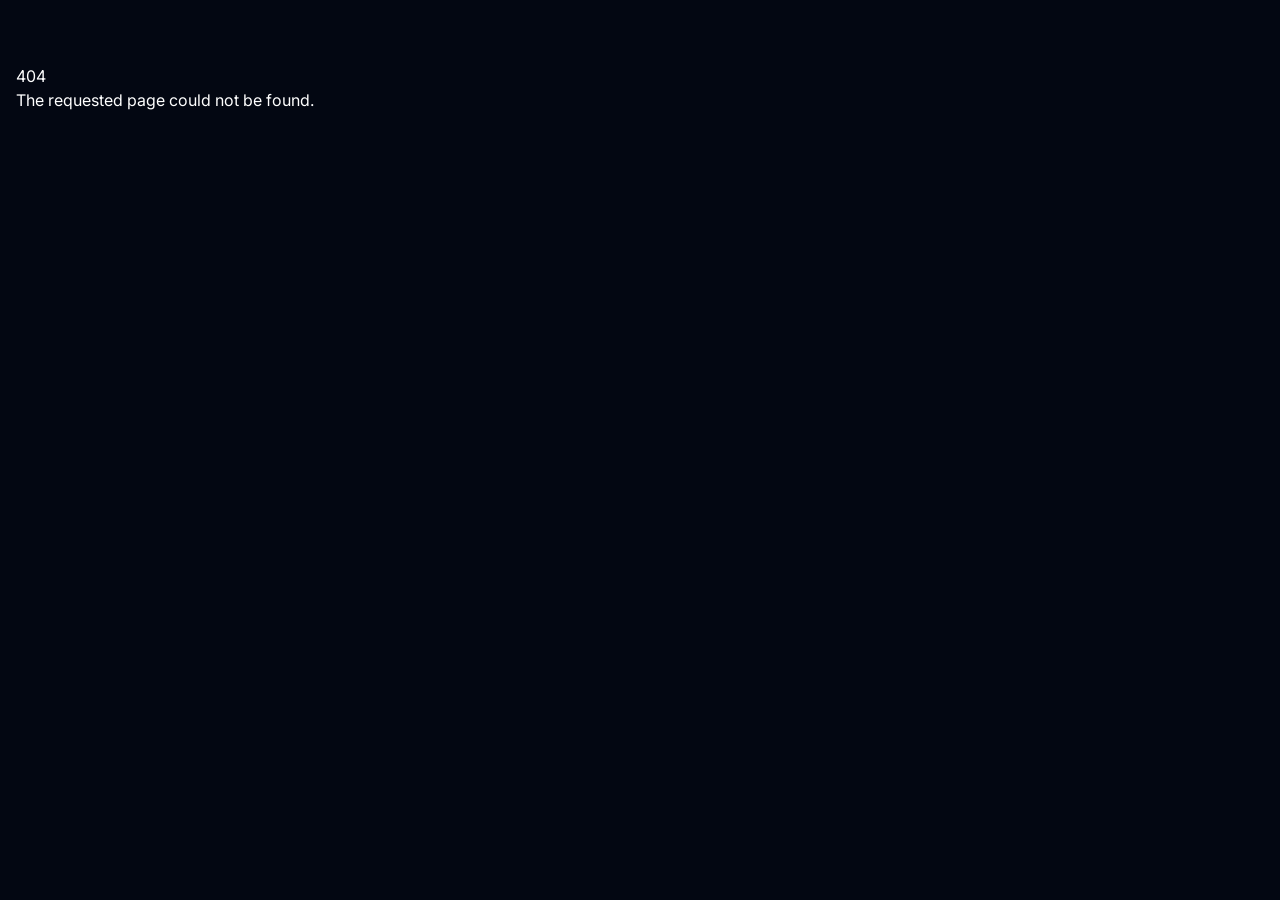
<file: index.html>
<!DOCTYPE html><html lang="en"><head><meta charSet="utf-8"/><meta name="viewport" content="width=device-width, initial-scale=1"/><link rel="preconnect" href="https://fonts.googleapis.com"/><link rel="preconnect" href="https://fonts.gstatic.com" crossorigin="anonymous"/><link rel="modulepreload" href="/assets/manifest-e5f48ed6.js"/><link rel="modulepreload" href="/assets/entry.client-C4zM3e0D.js"/><link rel="modulepreload" href="/assets/chunk-LFPYN7LY-CmdQzttt.js"/><link rel="modulepreload" href="/assets/root-Di1VbI59.js"/><link rel="stylesheet" href="/assets/root-yP52Qkk8.css"/><link rel="stylesheet" href="https://fonts.googleapis.com/css2?family=Inter:ital,opsz,wght@0,14..32,100..900;1,14..32,100..900&amp;display=swap"/><link rel="stylesheet" href="https://fonts.googleapis.com/css2?family=Material+Symbols+Outlined:opsz,wght,FILL,GRAD@24,400,0,0&amp;icon_names=build,delete_forever,download,send,settings"/></head><body><script>
              console.log(
                "💿 Hey developer 👋. You can provide a way better UX than this " +
                "when your app is loading JS modules and/or running `clientLoader` " +
                "functions. Check out https://reactrouter.com/start/framework/route-module#hydratefallback " +
                "for more information."
              );
            </script><script>window.__reactRouterContext = {"basename":"/","future":{"unstable_optimizeDeps":false,"unstable_subResourceIntegrity":false,"unstable_trailingSlashAwareDataRequests":false,"unstable_previewServerPrerendering":false,"v8_middleware":false,"v8_splitRouteModules":false,"v8_viteEnvironmentApi":false},"routeDiscovery":{"mode":"initial"},"ssr":false,"isSpaMode":true};window.__reactRouterContext.stream = new ReadableStream({start(controller){window.__reactRouterContext.streamController = controller;}}).pipeThrough(new TextEncoderStream());</script><script type="module" async="">import "/assets/manifest-e5f48ed6.js";
import * as route0 from "/assets/root-Di1VbI59.js";
  
  window.__reactRouterRouteModules = {"root":route0};

import("/assets/entry.client-C4zM3e0D.js");</script><!--$--><script>window.__reactRouterContext.streamController.enqueue("[{\"_1\":2,\"_3\":-5,\"_4\":-5},\"loaderData\",{},\"actionData\",\"errors\"]\n");</script><!--$--><script>window.__reactRouterContext.streamController.close();</script><!--/$--><!--/$--></body></html>
</file>
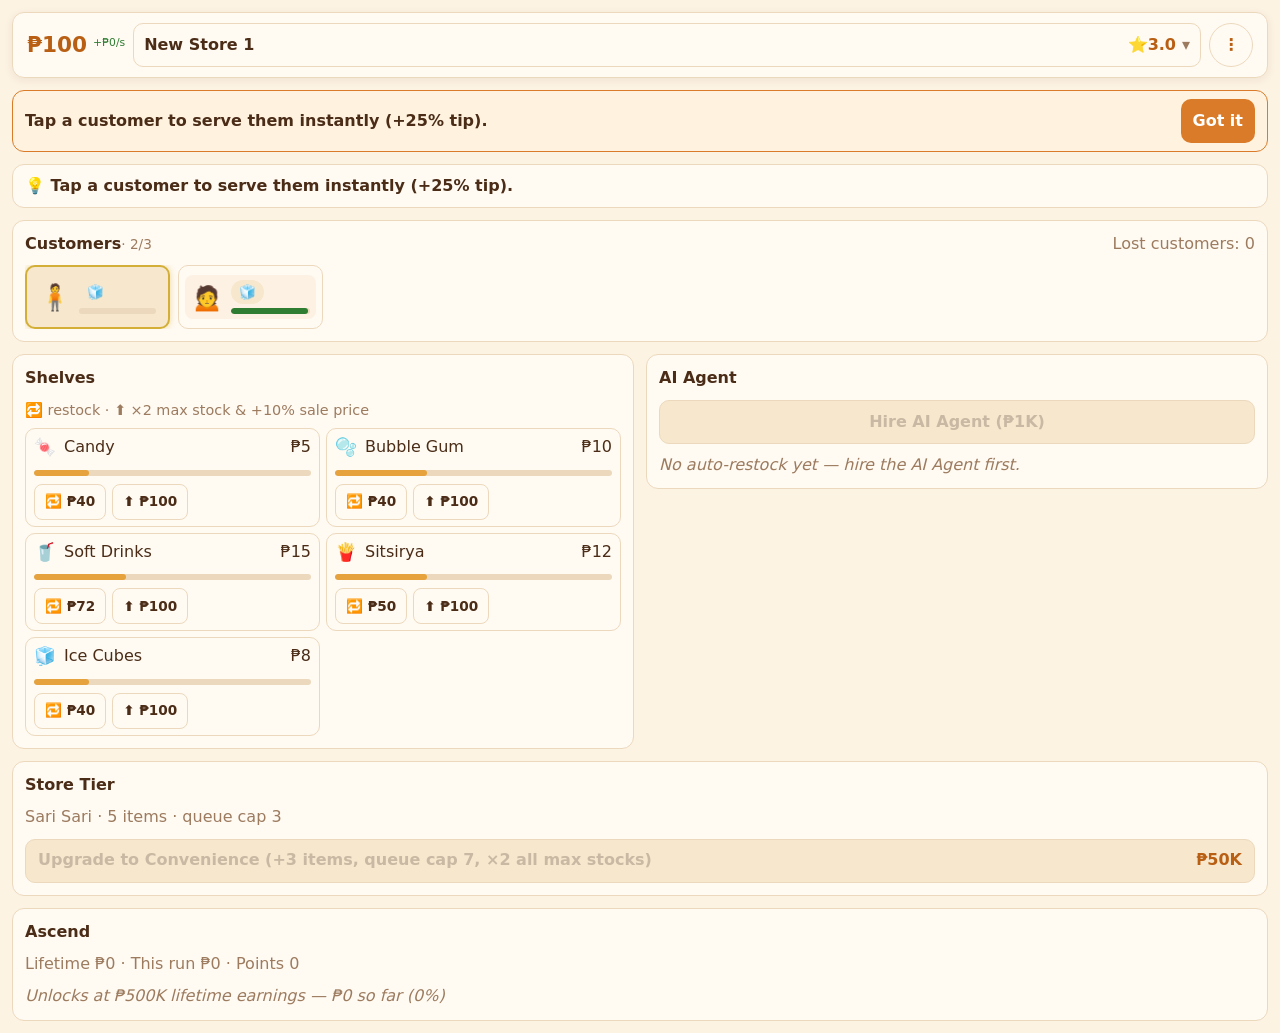
<file: beta/sari-sari-po/index.html>
<!doctype html>
<html lang="en">
  <head>
    <meta charset="UTF-8" />
    <meta name="viewport" content="width=device-width, initial-scale=1" />
    <meta name="theme-color" content="#d97b29" />
    <link rel="manifest" href="/beta/sari-sari-po/manifest.webmanifest" />
    <link rel="apple-touch-icon" href="/beta/sari-sari-po/icons/icon-192.png" />
    <title>Sari Sari Po</title>
    <script type="module" crossorigin src="/beta/sari-sari-po/assets/index-Eo1NzXVJ.js"></script>
    <link rel="stylesheet" crossorigin href="/beta/sari-sari-po/assets/index-CXIYIy8n.css">
  <script id="vite-plugin-pwa:register-sw" src="/beta/sari-sari-po/registerSW.js"></script></head>
  <body>
    <div id="root"></div>
  </body>
</html>
</file>
<file: assets/root-yP52Qkk8.css>
@layer properties{@supports (((-webkit-hyphens:none)) and (not (margin-trim:inline))) or ((-moz-orient:inline) and (not (color:rgb(from red r g b)))){*,:before,:after,::backdrop{--tw-shadow:0 0 #0000;--tw-shadow-color:initial;--tw-shadow-alpha:100%;--tw-inset-shadow:0 0 #0000;--tw-inset-shadow-color:initial;--tw-inset-shadow-alpha:100%;--tw-ring-color:initial;--tw-ring-shadow:0 0 #0000;--tw-inset-ring-color:initial;--tw-inset-ring-shadow:0 0 #0000;--tw-ring-inset:initial;--tw-ring-offset-width:0px;--tw-ring-offset-color:#fff;--tw-ring-offset-shadow:0 0 #0000}}}@layer theme{:root,:host{--font-sans:"Inter", ui-sans-serif, system-ui, sans-serif, "Apple Color Emoji", "Segoe UI Emoji", "Segoe UI Symbol", "Noto Color Emoji";--font-mono:ui-monospace, SFMono-Regular, Menlo, Monaco, Consolas, "Liberation Mono", "Courier New", monospace;--color-red-600:oklch(57.7% .245 27.325);--color-cyan-800:oklch(45% .085 224.283);--color-cyan-950:oklch(30.2% .056 229.695);--color-gray-700:oklch(37.3% .034 259.733);--color-gray-800:oklch(27.8% .033 256.848);--color-gray-900:oklch(21% .034 264.665);--color-gray-950:oklch(13% .028 261.692);--color-white:#fff;--spacing:.25rem;--default-font-family:var(--font-sans);--default-mono-font-family:var(--font-mono)}}@layer base{*,:after,:before,::backdrop{box-sizing:border-box;border:0 solid;margin:0;padding:0}::file-selector-button{box-sizing:border-box;border:0 solid;margin:0;padding:0}html,:host{-webkit-text-size-adjust:100%;tab-size:4;line-height:1.5;font-family:var(--default-font-family,ui-sans-serif, system-ui, sans-serif, "Apple Color Emoji", "Segoe UI Emoji", "Segoe UI Symbol", "Noto Color Emoji");font-feature-settings:var(--default-font-feature-settings,normal);font-variation-settings:var(--default-font-variation-settings,normal);-webkit-tap-highlight-color:transparent}hr{height:0;color:inherit;border-top-width:1px}abbr:where([title]){-webkit-text-decoration:underline dotted;text-decoration:underline dotted}h1,h2,h3,h4,h5,h6{font-size:inherit;font-weight:inherit}a{color:inherit;-webkit-text-decoration:inherit;text-decoration:inherit}b,strong{font-weight:bolder}code,kbd,samp,pre{font-family:var(--default-mono-font-family,ui-monospace, SFMono-Regular, Menlo, Monaco, Consolas, "Liberation Mono", "Courier New", monospace);font-feature-settings:var(--default-mono-font-feature-settings,normal);font-variation-settings:var(--default-mono-font-variation-settings,normal);font-size:1em}small{font-size:80%}sub,sup{vertical-align:baseline;font-size:75%;line-height:0;position:relative}sub{bottom:-.25em}sup{top:-.5em}table{text-indent:0;border-color:inherit;border-collapse:collapse}:-moz-focusring{outline:auto}progress{vertical-align:baseline}summary{display:list-item}ol,ul,menu{list-style:none}img,svg,video,canvas,audio,iframe,embed,object{vertical-align:middle;display:block}img,video{max-width:100%;height:auto}button,input,select,optgroup,textarea{font:inherit;font-feature-settings:inherit;font-variation-settings:inherit;letter-spacing:inherit;color:inherit;opacity:1;background-color:#0000;border-radius:0}::file-selector-button{font:inherit;font-feature-settings:inherit;font-variation-settings:inherit;letter-spacing:inherit;color:inherit;opacity:1;background-color:#0000;border-radius:0}:where(select:is([multiple],[size])) optgroup{font-weight:bolder}:where(select:is([multiple],[size])) optgroup option{padding-inline-start:20px}::file-selector-button{margin-inline-end:4px}::placeholder{opacity:1}@supports (not ((-webkit-appearance:-apple-pay-button))) or (contain-intrinsic-size:1px){::placeholder{color:currentColor}@supports (color:color-mix(in lab,red,red)){::placeholder{color:color-mix(in oklab,currentcolor 50%,transparent)}}}textarea{resize:vertical}::-webkit-search-decoration{-webkit-appearance:none}::-webkit-date-and-time-value{min-height:1lh;text-align:inherit}::-webkit-datetime-edit{display:inline-flex}::-webkit-datetime-edit-fields-wrapper{padding:0}::-webkit-datetime-edit{padding-block:0}::-webkit-datetime-edit-year-field{padding-block:0}::-webkit-datetime-edit-month-field{padding-block:0}::-webkit-datetime-edit-day-field{padding-block:0}::-webkit-datetime-edit-hour-field{padding-block:0}::-webkit-datetime-edit-minute-field{padding-block:0}::-webkit-datetime-edit-second-field{padding-block:0}::-webkit-datetime-edit-millisecond-field{padding-block:0}::-webkit-datetime-edit-meridiem-field{padding-block:0}::-webkit-calendar-picker-indicator{line-height:1}:-moz-ui-invalid{box-shadow:none}button,input:where([type=button],[type=reset],[type=submit]){appearance:button}::file-selector-button{appearance:button}::-webkit-inner-spin-button{height:auto}::-webkit-outer-spin-button{height:auto}[hidden]:where(:not([hidden=until-found])){display:none!important}}@layer components;@layer utilities{.absolute{position:absolute}.fixed{position:fixed}.start{inset-inline-start:var(--spacing)}.right-0{right:calc(var(--spacing) * 0)}.left-0{left:calc(var(--spacing) * 0)}.z-999{z-index:999}.container{width:100%}@media(min-width:40rem){.container{max-width:40rem}}@media(min-width:48rem){.container{max-width:48rem}}@media(min-width:64rem){.container{max-width:64rem}}@media(min-width:80rem){.container{max-width:80rem}}@media(min-width:96rem){.container{max-width:96rem}}.m-2{margin:calc(var(--spacing) * 2)}.mx-auto{margin-inline:auto}.my-0{margin-block:calc(var(--spacing) * 0)}.mr-1{margin-right:calc(var(--spacing) * 1)}.mb-1{margin-bottom:calc(var(--spacing) * 1)}.ml-2{margin-left:calc(var(--spacing) * 2)}.flex{display:flex}.hidden{display:none}.h-10{height:calc(var(--spacing) * 10)}.h-40{height:calc(var(--spacing) * 40)}.w-full{width:100%}.flex-grow{flex-grow:1}.cursor-pointer{cursor:pointer}.flex-col{flex-direction:column}.flex-row{flex-direction:row}.items-center{align-items:center}.justify-between{justify-content:space-between}.justify-center{justify-content:center}.gap-2{gap:calc(var(--spacing) * 2)}.gap-6{gap:calc(var(--spacing) * 6)}.truncate{text-overflow:ellipsis;white-space:nowrap;overflow:hidden}.overflow-auto{overflow:auto}.overflow-x-auto{overflow-x:auto}.overflow-y-auto{overflow-y:auto}.rounded{border-radius:.25rem}.bg-cyan-950{background-color:var(--color-cyan-950)}.bg-gray-800{background-color:var(--color-gray-800)}.bg-gray-900{background-color:var(--color-gray-900)}.p-2{padding:calc(var(--spacing) * 2)}.p-4{padding:calc(var(--spacing) * 4)}.px-2{padding-inline:calc(var(--spacing) * 2)}.px-3{padding-inline:calc(var(--spacing) * 3)}.py-1{padding-block:calc(var(--spacing) * 1)}.py-2{padding-block:calc(var(--spacing) * 2)}.pt-16{padding-top:calc(var(--spacing) * 16)}.pr-2{padding-right:calc(var(--spacing) * 2)}.text-center{text-align:center}.text-right{text-align:right}.text-red-600{color:var(--color-red-600)}.text-white{color:var(--color-white)}.shadow-lg{--tw-shadow:0 10px 15px -3px var(--tw-shadow-color,#0000001a), 0 4px 6px -4px var(--tw-shadow-color,#0000001a);box-shadow:var(--tw-inset-shadow),var(--tw-inset-ring-shadow),var(--tw-ring-offset-shadow),var(--tw-ring-shadow),var(--tw-shadow)}.ring{--tw-ring-shadow:var(--tw-ring-inset,) 0 0 0 calc(1px + var(--tw-ring-offset-width)) var(--tw-ring-color,currentcolor);box-shadow:var(--tw-inset-shadow),var(--tw-inset-ring-shadow),var(--tw-ring-offset-shadow),var(--tw-ring-shadow),var(--tw-shadow)}@media(hover:hover){.hover\:bg-cyan-800:hover{background-color:var(--color-cyan-800)}.hover\:bg-gray-700:hover{background-color:var(--color-gray-700)}}}html,body{background-color:var(--color-gray-950);color:var(--color-white);color-scheme:dark;height:100%;margin:0}.subtle{color:#bbb;opacity:.85;font-size:.75rem;font-style:italic}.displayArea{border:none;width:100%;height:100%}button,select{cursor:pointer;border-radius:3px;transition:background-color .2s,transform .1s}select:hover,select:focus,button:hover,button:focus{transform:translateY(-1px)}iframe{transition:opacity .3s}iframe[hidden]{opacity:0}iframe:not([hidden]){opacity:1}.spinner{border:3px solid #345;border-top-color:#6af;border-radius:50%;width:2rem;height:2rem;animation:1s linear infinite spin}@keyframes spin{to{transform:rotate(360deg)}}.pulse{animation:2s infinite pulse}@keyframes pulse{50%{opacity:.5}}input{padding:.5em}input:focus{border-color:#6af;outline:none;box-shadow:0 0 0 2px #6af3}.message-input-container{color:#fff;background:#012;border-radius:4px;padding:5px;display:flex}.message-input-container input{border:none;outline:none;flex:1}@property --tw-shadow{syntax:"*";inherits:false;initial-value:0 0 #0000}@property --tw-shadow-color{syntax:"*";inherits:false}@property --tw-shadow-alpha{syntax:"<percentage>";inherits:false;initial-value:100%}@property --tw-inset-shadow{syntax:"*";inherits:false;initial-value:0 0 #0000}@property --tw-inset-shadow-color{syntax:"*";inherits:false}@property --tw-inset-shadow-alpha{syntax:"<percentage>";inherits:false;initial-value:100%}@property --tw-ring-color{syntax:"*";inherits:false}@property --tw-ring-shadow{syntax:"*";inherits:false;initial-value:0 0 #0000}@property --tw-inset-ring-color{syntax:"*";inherits:false}@property --tw-inset-ring-shadow{syntax:"*";inherits:false;initial-value:0 0 #0000}@property --tw-ring-inset{syntax:"*";inherits:false}@property --tw-ring-offset-width{syntax:"<length>";inherits:false;initial-value:0}@property --tw-ring-offset-color{syntax:"*";inherits:false;initial-value:#fff}@property --tw-ring-offset-shadow{syntax:"*";inherits:false;initial-value:0 0 #0000}
</file>
<file: beta/sari-sari-po/assets/index-CXIYIy8n.css>
:root{--bg:#fdf3e3;--panel:#fffaf2;--ink:#4a2c17;--muted:#9c7b5f;--accent:#d97b29;--accent-dark:#b95f14;--border:#ecd9bd;--slot-bg:#f6e7cd;--low:#c0392b;--disabled:#c9b8a3;--gold:#d4af37;--success:#2e7d32}*{box-sizing:border-box}html,body{margin:0;padding:0}body{background:var(--bg);color:var(--ink);-webkit-font-smoothing:antialiased;font-family:system-ui,-apple-system,Segoe UI,Roboto,Helvetica Neue,sans-serif;font-size:16px;line-height:1.4}.app{flex-direction:column;gap:12px;max-width:100%;min-height:100dvh;margin:0 auto;padding:12px;display:flex}.app-main{flex-direction:column;gap:12px;display:flex}.topbar{z-index:10;background:var(--panel);border:1px solid var(--border);top:calc(8px + env(safe-area-inset-top,0px));padding:calc(10px + env(safe-area-inset-top,0px)) 14px;border-radius:12px;justify-content:space-between;align-items:center;gap:8px;display:flex;position:sticky;box-shadow:0 2px 8px #4a2c1714}.topbar-cash{flex-shrink:0}.topbar-cash .number{color:var(--accent-dark);font-variant-numeric:tabular-nums;font-size:1.35rem;font-weight:700}.topbar-selector-wrap{flex:1;min-width:0}.topbar-selector{border:1px solid var(--border);width:100%;min-height:44px;color:var(--ink);text-align:left;white-space:nowrap;background:0 0;border-radius:10px;align-items:center;gap:6px;padding:4px 10px;font-weight:600;display:flex;overflow:hidden}.topbar-selector-name{text-overflow:ellipsis;white-space:nowrap;flex:1;min-width:0;overflow:hidden}.topbar-selector-stars{color:var(--accent-dark);font-variant-numeric:tabular-nums;flex-shrink:0;font-weight:700}.topbar-selector-caret{color:var(--muted);flex-shrink:0}.topbar-menu{z-index:30;background:var(--panel);border:1px solid var(--border);border-radius:12px;flex-direction:column;gap:2px;max-width:420px;max-height:min(60vh,420px);padding:6px;display:flex;position:absolute;top:calc(100% + 4px);left:14px;right:14px;overflow-y:auto;box-shadow:0 8px 24px #4a2c172e}.topbar-menu--right{width:min(260px,100% - 28px);left:auto;right:14px}.topbar-menu-row{width:100%;min-height:44px;color:var(--ink);text-align:left;white-space:nowrap;background:0 0;border:none;border-radius:8px;align-items:center;gap:6px;padding:6px 10px;font-weight:600;display:flex}.topbar-menu-row:hover{background:var(--slot-bg)}.topbar-menu-row--active{background:var(--accent);color:#fff}.topbar-menu-row--active:hover{background:var(--accent)}.topbar-menu-row-group{align-items:center;gap:2px;display:flex}.topbar-menu-row-group .topbar-menu-row{flex:1;min-width:0}.topbar-menu-stars{color:var(--accent-dark);font-variant-numeric:tabular-nums;flex-shrink:0;font-weight:700}.topbar-menu-row--active .topbar-menu-stars{color:#fff}.topbar-menu-name{text-overflow:ellipsis;white-space:nowrap;flex:1;min-width:0;overflow:hidden}.topbar-menu-rate{color:var(--success);font-variant-numeric:tabular-nums;flex-shrink:0}.topbar-menu-row--active .topbar-menu-rate{color:#fff}.topbar-menu-time{border-top:1px solid var(--border);color:var(--muted);font-variant-numeric:tabular-nums;margin-top:4px;padding:8px 10px 4px;font-size:.9rem}.topbar-rename-btn{color:var(--muted);cursor:pointer;background:0 0;border:none;border-radius:6px;flex-shrink:0;padding:2px 4px;font-size:.8rem}.topbar-rename-btn:hover{background:var(--border)}.topbar-rename-input{border:1px solid var(--accent);border-radius:8px;flex:1;min-width:0;padding:6px 8px;font-weight:600}.topbar-open{border:1px dashed var(--accent);width:100%;min-height:44px;color:var(--accent-dark);cursor:pointer;white-space:nowrap;background:0 0;border-radius:8px;flex-direction:column;align-items:stretch;gap:3px;padding:6px 10px;font-weight:700;display:flex}.topbar-open:disabled{opacity:.5;cursor:not-allowed}.topbar-right{flex-shrink:0;align-items:center;gap:8px;display:flex}.topbar-menu-wrap{align-items:center;display:flex}.topbar-menu-btn{min-width:44px;min-height:44px;color:var(--accent-dark);border-radius:50%;font-weight:700}.notif-row{min-height:44px;position:relative}.notif-headline{border:1px solid var(--border);background:var(--panel);width:100%;min-height:44px;color:var(--ink);text-align:left;border-radius:12px;align-items:center;gap:8px;padding:6px 12px;font-weight:600;display:flex}.notif-icon{flex-shrink:0;font-size:1.2rem;line-height:1}.notif-label{text-overflow:ellipsis;white-space:nowrap;flex:1;min-width:0;overflow:hidden}.notif-countdown{color:var(--accent-dark);font-variant-numeric:tabular-nums;white-space:nowrap;flex-shrink:0;font-weight:700}.notif-badge{background:var(--accent);color:#fff;text-align:center;border-radius:999px;flex-shrink:0;min-width:22px;padding:1px 6px;font-size:.8rem;font-weight:700}.notif-menu{z-index:30;background:var(--panel);border:1px solid var(--border);border-radius:12px;flex-direction:column;gap:6px;max-height:min(50vh,320px);padding:6px;display:flex;position:absolute;top:calc(100% + 4px);left:0;right:0;overflow-y:auto;box-shadow:0 8px 24px #4a2c172e}.notif-menu-section{flex-direction:column;gap:2px;display:flex}.notif-menu-heading{color:var(--muted);text-transform:uppercase;letter-spacing:.04em;padding:4px 10px 2px;font-size:.8rem;font-weight:700}.notif-menu-item{background:var(--slot-bg);border-radius:8px;align-items:center;gap:8px;padding:6px 10px;display:flex}.notif-menu-label{text-overflow:ellipsis;white-space:nowrap;flex:1;min-width:0;overflow:hidden}.notif-menu-item--action{background:var(--slot-bg);width:100%;color:inherit;font:inherit;text-align:left;cursor:pointer;border:none}.notif-menu-empty{color:var(--muted);text-align:center;padding:10px;font-weight:600}.hint-banner{border:1px solid var(--accent);background:#fff3e0;border-radius:12px;align-items:center;gap:10px;padding:8px 12px;font-weight:600;display:flex}.hint-text{flex:1}.hint-dismiss{background:var(--accent);color:#fff;white-space:nowrap;border:none;border-radius:10px;min-height:44px}.hint-dismiss:active{background:var(--accent-dark)}.help-header{justify-content:space-between;align-items:center;gap:8px;display:flex}.help-header .panel-title{margin-bottom:0}.help-close{background:var(--slot-bg);min-width:44px;min-height:44px;color:var(--muted);border:none;border-radius:50%;font-weight:700}.help-list{flex-direction:column;gap:6px;margin:10px 0 0;padding:0 0 0 18px;display:flex}.help-item{color:var(--ink);font-size:.95rem}.help-item-title{color:var(--accent-dark);font-weight:700}section{background:var(--panel);border:1px solid var(--border);border-radius:12px;padding:12px}.panel-title{margin:0 0 10px;font-size:1rem}.queue-line{flex-wrap:wrap;gap:8px;max-height:208px;display:flex;overflow-y:auto}.queue-slot{border:2px dashed var(--border);background:var(--slot-bg);border-radius:10px;flex:0 0 145px;justify-content:center;align-items:center;height:64px;padding:6px;display:flex}.queue-slot--serving{border-style:solid;border-color:var(--gold);box-shadow:0 0 6px #d4af3773}.slot-placeholder{color:var(--muted);letter-spacing:2px}.queue-waiting-item{border:1px solid var(--border);border-radius:10px;flex:0 0 145px;justify-content:center;align-items:center;height:64px;padding:6px;display:flex}.customer{text-align:left;cursor:pointer;background:0 0;border:none;border-radius:8px;align-items:center;gap:8px;width:100%;padding:4px 6px;display:flex}.customer:active{transform:scale(.98)}.customer-avatar{font-size:1.6rem;line-height:1}.customer-body{flex-direction:column;flex:1;gap:4px;min-width:0;display:flex}.customer-intent{flex-wrap:nowrap;gap:6px;display:flex;overflow:hidden}.intent-chip{background:var(--slot-bg);white-space:nowrap;border-radius:999px;align-items:center;gap:3px;min-width:0;max-width:100%;height:24px;padding:2px 8px;font-size:.85rem;display:inline-flex}.intent-chip--bundle{gap:0}.intent-chip--more{color:var(--muted)}.bundle-emoji{margin-left:-.35em}.bundle-emoji:first-child{margin-left:0}.intent-qty{color:var(--accent-dark);font-weight:700}.serve-progress{background:var(--border);border-radius:999px;width:100%;height:6px;display:block;overflow:hidden}.serve-progress-fill{background:var(--accent);border-radius:999px;height:100%;transition:width .1s linear;display:block}.customer--inQueue{background:#d97b2912}.customer--inSlot,.customer--serving{background:0 0}.customer--waitingRestock{box-shadow:inset 0 0 0 2px var(--low)}.customer-waiting-marker{font-size:1.1rem;line-height:1}.serve-progress--restock .serve-progress-fill{background:var(--low)}.serve-progress--patience .serve-progress-fill--green{background:#2e7d32}.serve-progress--patience .serve-progress-fill--amber{background:#e6a23c}.serve-progress--patience .serve-progress-fill--red{background:var(--low)}.customer{position:relative}.customer--shake{animation:.3s ease-in-out customer-shake}@keyframes customer-shake{0%,to{transform:translate(0)}20%{transform:translate(-4px)}40%{transform:translate(4px)}60%{transform:translate(-3px)}80%{transform:translate(3px)}}.customer-outofstock{z-index:1;background:var(--panel);border:1px solid var(--low);color:var(--low);white-space:nowrap;border-radius:999px;padding:1px 8px;font-size:.7rem;font-weight:700;animation:1s ease-out forwards outofstock-fade;position:absolute;top:2px;left:50%;transform:translate(-50%)}@keyframes outofstock-fade{0%{opacity:0}10%{opacity:1}80%{opacity:1}to{opacity:0}}.customer--vip{box-shadow:inset 0 0 0 2px var(--gold);background:#fdf3d0;animation:1.1s ease-in-out infinite vip-pulse}@keyframes vip-pulse{0%,to{box-shadow:inset 0 0 0 2px var(--gold), 0 0 0 0 #d4af378c}50%{box-shadow:inset 0 0 0 2px var(--gold), 0 0 0 6px #d4af3700}}.vip-ring{border-radius:50%;flex-shrink:0;justify-content:center;align-items:center;width:40px;height:40px;display:flex;position:relative}.vip-ring-avatar{background:var(--panel);border-radius:50%;justify-content:center;align-items:center;width:34px;height:34px;font-size:1.2rem;line-height:1;display:flex}.customer-vip-payout{color:#6b5300;white-space:nowrap;text-overflow:ellipsis;font-size:.7rem;font-weight:700;line-height:1.3;display:block;overflow:hidden}.topbar-vip-badge{border-radius:50%;padding:1px;font-size:.85rem;line-height:1;animation:1.1s ease-in-out infinite vip-pulse}.topbar-warn-badge{filter:saturate(1.4)brightness(.85);border-radius:50%;padding:1px;font-size:.85rem;line-height:1}.shelf-list{flex-direction:column;gap:6px;margin:0;padding:0;list-style:none;display:flex}.shelf-row{border:1px solid var(--border);background:var(--panel);border-radius:10px;flex-wrap:wrap;align-items:center;gap:8px;padding:6px 8px;display:flex}.shelf-row--low{border-color:var(--low);background:#fdecea}.shelf-row--low .shelf-stock{color:var(--low);font-weight:700}.shelf-emoji{font-size:1.1rem}.shelf-name{flex:1}.shelf-stock{font-variant-numeric:tabular-nums;color:var(--muted)}.shelf-price{text-align:right;font-variant-numeric:tabular-nums;white-space:nowrap}.shelf-price-boosted{color:var(--accent);font-weight:700}.shelf-bar{flex-basis:100%;margin-top:2px}.shelf-bar-fill--green{background:#2e7d32}.shelf-bar-fill--amber{background:#e6a23c}.shelf-bar-fill--red{background:var(--low)}.shelves-desc{color:var(--muted);margin:0 0 .5rem;font-size:.9rem}.shelf-actions{flex-wrap:wrap;flex-basis:100%;gap:6px;display:flex}.shelf-action{border-radius:8px;min-width:36px;min-height:36px;padding:4px 10px;font-size:.85rem}.shelf-action--sale{background:var(--accent);color:#fff;white-space:nowrap;border-radius:999px;padding:1px 6px;font-size:.75rem;font-weight:700}.achievements-count{color:var(--muted);font-size:.85rem;font-weight:400}.achievements-grid{grid-template-columns:repeat(auto-fill,minmax(150px,1fr));gap:8px;margin:10px 0 0;padding:0;list-style:none;display:grid}.achievement{border:1px solid var(--border);background:var(--panel);border-radius:10px;flex-direction:column;gap:4px;padding:10px;display:flex}.achievement--unlocked{border-color:var(--gold);background:#fdf6e3}.achievement-icon{font-size:1.4rem}.achievement-name{color:var(--accent-dark);font-weight:700}.achievement--unlocked .achievement-name{color:#6b5300}.achievement-desc{color:var(--muted);flex:1;font-size:.82rem}.achievement-value{color:var(--muted);font-variant-numeric:tabular-nums;font-size:.8rem}.achievement--unlocked .achievement-value{color:#6b5300;font-weight:700}.achievement-progress-fill--unlocked{background:var(--gold)}.achievements-groups{flex-direction:column;gap:14px;max-height:62vh;margin:10px 0 0;padding:0;list-style:none;display:flex;overflow-y:auto}.achievements-group{flex-direction:column;gap:8px;display:flex}.achievements-group-title{color:var(--accent-dark);text-transform:uppercase;letter-spacing:.03em;margin:0;font-size:.9rem;font-weight:700}button{border:1px solid var(--border);background:var(--panel);min-width:44px;min-height:44px;color:var(--ink);font:inherit;cursor:pointer;touch-action:manipulation;border-radius:10px;padding:8px 12px;font-weight:600}button:disabled{color:var(--disabled);cursor:not-allowed;background:var(--slot-bg)}.agent-hire{background:var(--accent);border-color:var(--accent-dark);color:#fff;width:100%}.agent-hire:disabled{background:var(--slot-bg);color:var(--disabled);border-color:var(--border)}.agent-slots{flex-direction:column;gap:6px;margin-top:10px;display:flex}.agent-slots-empty{color:var(--muted);margin:0;font-style:italic}.agent-upgrades{flex-direction:column;gap:8px;margin-top:10px;display:flex}.agent-upgrade{text-align:left;justify-content:space-between;align-items:center;gap:8px;width:100%;display:flex}.agent-upgrade-info{font-weight:600}.agent-upgrade-cost{color:var(--accent-dark);font-variant-numeric:tabular-nums;white-space:nowrap}.agent-interval{color:var(--muted);margin:10px 0 0;font-size:.9rem}.agent-slot{border:1px dashed var(--border);border-radius:10px;align-items:center;gap:8px;padding:8px 10px;display:flex}.agent-slot select{border:1px solid var(--border);background:var(--panel);min-height:44px;color:var(--ink);font:inherit;touch-action:manipulation;border-radius:10px;flex:1;padding:8px}.tier-summary{color:var(--muted);font-variant-numeric:tabular-nums;margin:0 0 10px}.tier-max{color:var(--muted);margin:0;font-weight:600}.tier-upgrade{text-align:left;justify-content:space-between;align-items:center;gap:8px;width:100%;margin-top:8px;display:flex}.tier-btn-info{font-weight:600}.tier-btn-cost{color:var(--accent-dark);font-variant-numeric:tabular-nums;white-space:nowrap}.welcome-back-overlay{z-index:100;background:#4a2c1773;justify-content:center;align-items:center;padding:16px;display:flex;position:fixed;inset:0}.welcome-back{background:var(--panel);border:1px solid var(--accent);border-radius:16px;flex-direction:column;gap:12px;width:100%;max-width:360px;padding:20px;display:flex;box-shadow:0 12px 40px #4a2c174d}.welcome-back-title{color:var(--accent-dark);margin:0;font-size:1.4rem}.welcome-back-sub{color:var(--muted);margin:0;font-size:.9rem}.welcome-back-rows{flex-direction:column;gap:6px;margin:0;padding:0;list-style:none;display:flex}.welcome-back-row{background:var(--slot-bg);border-radius:10px;justify-content:space-between;align-items:center;gap:8px;padding:8px 10px;display:flex}.welcome-back-store{font-weight:600}.welcome-back-amount{color:var(--accent-dark);font-variant-numeric:tabular-nums;font-weight:700}.welcome-back-total{border-top:1px solid var(--border);justify-content:space-between;align-items:center;gap:8px;padding:10px;font-weight:700;display:flex}.welcome-back-total span:last-child{color:var(--accent-dark);font-variant-numeric:tabular-nums}.welcome-back-dismiss{background:var(--accent);color:#fff;cursor:pointer;border:none;border-radius:12px;min-height:44px;font-size:1rem;font-weight:700}.welcome-back-dismiss:active{background:var(--accent-dark)}.prestige-summary{color:var(--muted);font-variant-numeric:tabular-nums;margin:0 0 10px}.prestige-ascend{background:var(--accent);color:#fff;cursor:pointer;border:none;border-radius:12px;width:100%;min-height:44px;font-size:1rem;font-weight:700}.prestige-ascend:active{background:var(--accent-dark)}.prestige-ascend:disabled{opacity:.5;cursor:default}.prestige-upgrades{flex-direction:column;gap:8px;margin-top:10px;display:flex}.prestige-upgrade{text-align:left;justify-content:space-between;align-items:center;gap:8px;width:100%;display:flex}.prestige-upgrade-info{font-weight:600}.prestige-upgrade-cost{color:var(--accent-dark);font-variant-numeric:tabular-nums;white-space:nowrap}.prestige-progress{color:var(--muted);margin:0;font-style:italic}.topbar-cash{align-items:baseline;gap:6px;display:flex}.topbar-rate{color:var(--success);font-variant-numeric:tabular-nums;font-size:.9rem}.rate-sup{font-size:.75em}.topbar-open-progress{height:3px}.queue-header{justify-content:space-between;align-items:baseline;gap:8px;margin-bottom:10px;display:flex}.queue-header .panel-title{margin:0}.queue-subtitle{color:var(--muted);margin:0 0 10px;font-size:.9rem}.queue-lost{text-align:right;min-width:15ch;color:var(--muted);font-variant-numeric:tabular-nums;white-space:nowrap}.queue-depth{color:var(--muted);font-variant-numeric:tabular-nums;white-space:nowrap;font-size:.85em;font-weight:400}.queue{position:relative}.sale-floats{pointer-events:none;position:absolute;inset:0;overflow:hidden}.sale-float{color:var(--success);font-variant-numeric:tabular-nums;white-space:nowrap;font-weight:700;animation:1s ease-out forwards sale-float-rise;position:absolute;left:50%}@keyframes sale-float-rise{0%{opacity:1;transform:translate(-50%)}to{opacity:0;transform:translate(-50%,-44px)}}.lost-flash{z-index:2;pointer-events:none;background:var(--panel);border:1px solid var(--border);color:var(--muted);white-space:nowrap;border-radius:999px;padding:4px 12px;font-weight:600;animation:1.5s ease-out forwards lost-flash-fade;position:absolute;top:44px;left:50%}@keyframes lost-flash-fade{0%{opacity:0;transform:translate(-50%)}15%{opacity:1;transform:translate(-50%)}75%{opacity:1;transform:translate(-50%)}to{opacity:0;transform:translate(-50%,-8px)}}.shelves-agent{flex-direction:column;gap:12px;display:flex}@media (width>=960px){.shelves-agent,.shelf-list{grid-template-columns:1fr 1fr;align-items:start;display:grid}}.empire-header{flex-wrap:wrap;justify-content:space-between;align-items:center;gap:8px;display:flex}.empire-header .panel-title{margin-bottom:0}.empire-header-badges{flex-wrap:wrap;align-items:center;gap:6px;display:flex}.empire-badge{border-radius:8px;padding:4px 10px;font-size:.85rem;font-weight:700}.empire-badge--payday{border:1px solid var(--accent);color:var(--accent-dark);background:#fff3e0}.empire-badge--sale{color:#33531f;background:#e9f3e2;border:1px solid #7fa05f}.empire-badge--rush{border:1px solid var(--accent);color:var(--accent-dark);background:#fde8d7}.empire-toolbar{justify-content:space-between;align-items:center;gap:8px;margin-top:8px;display:flex}.empire-filter{color:var(--muted);align-items:center;gap:6px;font-weight:600;display:inline-flex}.empire-count{color:var(--muted);font-size:.85rem}.empire-list{flex-direction:column;gap:6px;max-height:480px;margin-top:8px;display:flex;overflow-y:auto}.empire-row{background:var(--slot-bg);border-radius:10px;grid-template-columns:1.4fr .8fr .5fr .6fr .6fr 1.1fr auto;align-items:center;gap:6px;padding:8px 10px;display:grid}.empire-row--head{background:0 0;padding:0 10px}.empire-col-head{text-align:left;color:var(--muted);cursor:pointer;background:0 0;border:none;padding:4px 0;font-size:.8rem;font-weight:700}.empire-col-head:disabled{cursor:default}.empire-cell{text-overflow:ellipsis;white-space:nowrap;font-size:.9rem;overflow:hidden}.empire-cell--warn{color:var(--accent-dark);font-weight:700}.empire-rate{color:var(--success)}.empire-name{font-weight:600}.empire-manage{border:1px solid var(--border);background:var(--panel);cursor:pointer;border-radius:8px;min-height:36px;padding:4px 10px;font-weight:600}.empire-manage:hover{background:var(--accent);border-color:var(--accent);color:#fff}.empire-tools{border-top:1px solid var(--border);flex-wrap:wrap;align-items:center;gap:6px;margin-top:10px;padding-top:10px;display:flex}.empire-tools-label{color:var(--muted);font-size:.9rem;font-weight:600}.empire-select{border:1px solid var(--border);background:var(--panel);border-radius:8px;min-height:36px;padding:0 6px}.empire-apply{border:1px solid var(--accent);min-height:36px;color:var(--accent-dark);cursor:pointer;background:0 0;border-radius:8px;padding:4px 10px;font-weight:700}.empire-apply:disabled{opacity:.5;cursor:not-allowed}.settings-row{flex-wrap:wrap;align-items:center;gap:10px;margin-top:10px;display:flex}.settings-toggle{align-items:center;gap:8px;font-weight:600;display:inline-flex}.settings-reset{border:1px solid var(--border);background:var(--panel);cursor:pointer;border-radius:10px;min-height:44px;padding:6px 14px;font-weight:700}.settings-reset--armed{background:var(--accent);border-color:var(--accent);color:#fff}.settings-subtitle{margin:14px 0 0;font-size:.95rem}.settings-btn{border:1px solid var(--border);background:var(--panel);cursor:pointer;border-radius:10px;min-height:44px;padding:6px 14px;font-weight:600}.settings-file{position:relative;overflow:hidden}.settings-file input[type=file]{opacity:0;cursor:pointer;position:absolute;inset:0}.settings-textarea{border:1px solid var(--border);resize:vertical;border-radius:10px;width:100%;margin-top:8px;margin-bottom:8px;padding:8px;font-family:monospace;font-size:.8rem}.settings-error{color:#b3261e;margin:8px 0 0;font-weight:600}.settings-ok{color:#1b5e20;margin:8px 0 0;font-weight:600}@media (prefers-reduced-motion:reduce){.customer--vip,.topbar-vip-badge,.customer--shake,.customer-outofstock,.sale-float,.lost-flash{animation:none}}
</file>
